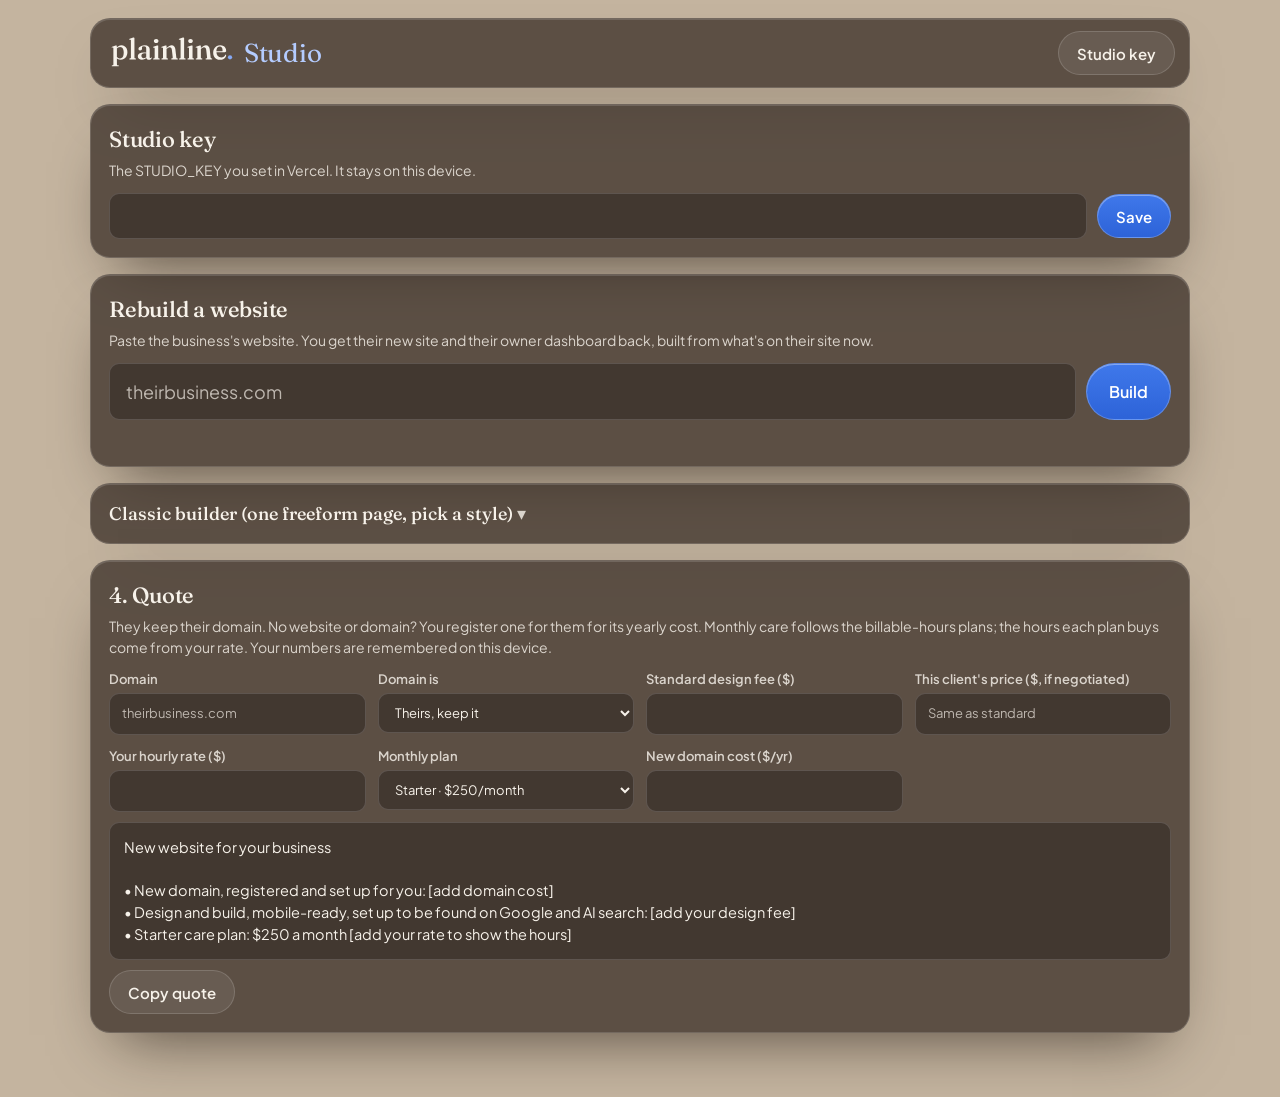
<file: studio.html>
<!doctype html>
<html lang="en">
<head>
<meta charset="utf-8">
<meta name="viewport" content="width=device-width,initial-scale=1,viewport-fit=cover">
<meta name="robots" content="noindex,nofollow">
<meta name="theme-color" content="#c4b49f" media="(prefers-color-scheme: light)">
<meta name="theme-color" content="#3a3029" media="(prefers-color-scheme: dark)">
<title>Plainline Studio</title>
<link rel="icon" href="/icons/favicon-32.png" sizes="32x32" type="image/png">
<link rel="icon" href="/icons/favicon.svg" type="image/svg+xml">
<link rel="apple-touch-icon" href="/icons/apple-touch-icon.png">
<link rel="stylesheet" href="/fonts/plainline.css">
<style>
/* Plainline theme (Ben, Nov 12): the Studio's own chrome uses the site's tokens (index.html): smoked glass cards on the wall,
   cream text, the blue main button. Private tool: Ben builds a client's new site from their URL. Client previews keep their own looks. */
:root{--g-room-mid:#c4b49f;--card:rgba(52,41,34,.72);--sunk:rgba(18,14,12,.34);--ink:#f7f2ea;--muted:rgba(247,242,234,.82);--line:rgba(255,255,255,.15);
  --accent:#2d63d8;--accent-hi:#3f78ea;--accent-ink:#fff;--link:#b4ccff;--accent-soft:rgba(20,40,90,.3);--on-ink:#2a211b;--warn:#f2bd72;--ok:#b7e6cf;
  --shadow:inset 0 1px 0 rgba(255,255,255,.14),0 30px 60px -28px rgba(20,12,6,.65);
  --f-display:"Fraunces", Georgia, "Times New Roman", serif;--f-body:"Plus Jakarta Sans", "Segoe UI", system-ui, sans-serif}
@media (prefers-color-scheme:dark){:root:not([data-theme="light"]){--g-room-mid:#3a3029;--card:rgba(22,18,16,.66);--sunk:rgba(8,6,5,.4);color-scheme:dark}}
:root[data-theme="dark"]{--g-room-mid:#3a3029;--card:rgba(22,18,16,.66);--sunk:rgba(8,6,5,.4);color-scheme:dark}
*{box-sizing:border-box}
body{margin:0;background:var(--g-room-mid);color:var(--ink);font:16px/1.5 var(--f-body);padding:18px max(16px,env(safe-area-inset-right,0px)) 48px max(16px,env(safe-area-inset-left,0px))}
.wrap{max-width:1100px;margin:0 auto}
h1,h2{font-family:var(--f-display);font-weight:500;letter-spacing:-.01em;margin:0}
header,.card{background:var(--card);border:1px solid var(--line);border-radius:20px;box-shadow:var(--shadow);margin-bottom:16px}
header{display:flex;justify-content:space-between;align-items:center;gap:12px;padding:12px 14px 12px 18px}
header h1{display:flex;align-items:center;gap:10px;font-size:26px;font-weight:400} header h1 img{display:block} header h1 span{color:var(--link)}
header .btn{white-space:nowrap}
@media (max-width:480px){header h1{font-size:22px} header h1 img{width:auto;height:32px}}
.card{padding:18px}
.card h2{font-size:22px;margin-bottom:4px}.card h2 small{font:600 13px var(--f-body);color:var(--muted);margin-left:6px}
.hint{color:var(--muted);font-size:14px;margin:0 0 12px}
.row{display:flex;gap:10px;flex-wrap:wrap;align-items:center}
.grid{display:grid;grid-template-columns:repeat(auto-fit,minmax(min(100%,220px),1fr));gap:12px}
label{display:flex;flex-direction:column;gap:4px;font-size:13px;font-weight:600;color:var(--muted)}
input,textarea,select{font:inherit;color:var(--ink);background:var(--sunk);border:1px solid var(--line);border-radius:10px;padding:10px 12px;font-weight:400;min-width:0;color-scheme:dark}
input::placeholder,textarea::placeholder{color:rgba(247,242,234,.68)}
select option{background:#342922;color:var(--ink)}
textarea{min-height:84px;resize:vertical}
.grow{flex:1 1 260px}
.btn{border:1px solid rgba(255,255,255,.22);background:linear-gradient(180deg,var(--accent-hi),var(--accent));color:var(--accent-ink);font:600 15px var(--f-body);border-radius:999px;padding:10px 18px;cursor:pointer;min-height:44px;box-shadow:inset 0 1px 0 rgba(255,255,255,.35)}
.btn.ghost{background:rgba(255,255,255,.08);color:var(--ink);border-color:var(--line);box-shadow:none}
.btn:disabled{opacity:.55;cursor:default}
:focus-visible{outline:2px solid var(--link);outline-offset:2px}
.msg{font-size:14px;min-height:1.4em;margin:8px 0 0}.msg.err{color:var(--warn)}.msg.ok{color:var(--ok)}
.styles{display:grid;grid-template-columns:repeat(auto-fill,minmax(150px,1fr));gap:8px}
.style{text-align:left;border:1px solid var(--line);background:var(--sunk);border-radius:10px;padding:10px;cursor:pointer;font:inherit;color:inherit}
.style b{display:block;font-size:14px}.style span{font-size:12px;color:var(--muted)}
.style[aria-pressed="true"]{border-color:var(--accent-hi);background:var(--accent-soft)}
.style.pick{box-shadow:0 0 0 2px var(--ok) inset}
.imgs{display:flex;gap:8px;flex-wrap:wrap}
.imgs label{flex-direction:row;align-items:center;gap:6px;border:1px solid var(--line);border-radius:10px;padding:4px 8px 4px 4px;font-weight:500}
.imgs img{width:56px;height:56px;object-fit:cover;border-radius:6px;background:var(--sunk)}
.stage{display:flex;justify-content:center;background:var(--sunk);border:1px solid var(--line);border-radius:20px;padding:12px;overflow:hidden}
iframe{border:0;background:#fff;border-radius:10px;height:760px;width:390px;max-width:100%;transition:width .25s}
.stage.desk iframe{width:100%}
.quote{white-space:pre-wrap;background:var(--sunk);border:1px solid var(--line);border-radius:10px;padding:14px;font-size:14.5px;margin:10px 0 0}
[hidden]{display:none!important}
.go{display:flex;gap:10px;flex-wrap:wrap}
.go input{flex:1 1 280px;font-size:18px;padding:14px 16px;min-height:52px}
.go .btn{min-height:52px;padding:12px 22px;font-size:16px}
.steps{display:flex;gap:8px;flex-wrap:wrap;margin:12px 0 0;padding:0;list-style:none}
.steps li{font-size:13px;padding:6px 10px;border-radius:999px;border:1px solid var(--line);color:var(--muted)}
.steps li.on{border-color:var(--accent-hi);color:var(--ink)}.steps li.done{background:var(--accent-soft);border-color:transparent;color:var(--ink)}
.tabs{display:flex;gap:6px;flex-wrap:wrap;margin:14px 0 10px}
.tabs .btn[aria-pressed="true"]{background:var(--ink);color:var(--on-ink);border-color:var(--ink)}
.todos{margin:10px 0 0;padding-left:20px;font-size:14px}.todos li{margin:2px 0}
details.card>summary{cursor:pointer;font:500 18px var(--f-display);list-style:none}
details.card>summary::-webkit-details-marker{display:none}
details.card>summary::after{content:" ▾";color:var(--muted)}details.card[open]>summary{margin-bottom:12px}
details.card[open]>summary::after{content:" ▴"}
.sub{border-top:1px solid var(--line);padding-top:14px;margin-top:14px}
.dec{display:grid;gap:4px;margin-top:6px}
.dec>section,.dec>details{border-top:1px solid var(--line);padding-top:14px;margin-top:10px}
.dec h3{font:500 17px var(--f-display);margin:0 0 4px}.dec h3 small{font:400 13px var(--f-body);margin-left:6px}
.pick{display:flex;gap:6px;flex-wrap:wrap;margin-top:8px}
.pick button{border:1px solid var(--line);background:var(--sunk);color:var(--ink);border-radius:999px;padding:8px 13px;font:600 14px var(--f-body);cursor:pointer;min-height:44px}
.pick button[aria-pressed="true"],.pick button[aria-checked="true"]{background:var(--ink);color:var(--on-ink);border-color:var(--ink)}
.q{display:grid;gap:6px;margin:0 0 14px}.q b{font-size:15px}
.q input{max-width:420px}
</style>
<script src="/studio-engine.js" defer></script>
</head>
<body>
<div class="wrap">
  <header><h1><img src="/icons/plainline-wordmark-dark.svg" alt="Plainline" width="125" height="40"> <span>Studio</span></h1><button class="btn ghost" id="keyBtn" type="button">Studio key</button></header>

  <section class="card" id="keyCard" hidden>
    <h2>Studio key</h2>
    <p class="hint">The STUDIO_KEY you set in Vercel. It stays on this device.</p>
    <div class="row"><input class="grow" id="keyIn" type="password" autocomplete="current-password" aria-label="Studio key"><button class="btn" id="keySave" type="button">Save</button></div>
  </section>

  <section class="card" aria-labelledby="go-h">
    <h2 id="go-h">Rebuild a website</h2>
    <p class="hint">Paste the business's website. You get their new site and their owner dashboard back, built from what's on their site now.</p>
    <form class="go" id="goForm"><input id="goUrl" type="text" inputmode="url" autocomplete="url" placeholder="theirbusiness.com" aria-label="Their website" required><button class="btn" id="goBtn" type="submit">Build</button></form>
    <ol class="steps" id="steps" hidden><li data-s="scan">Reading their site</li><li data-s="plan">Planning pages</li><li data-s="render">Building site + dashboard</li></ol>
    <p class="msg" id="goMsg" role="status"></p>
    <div id="out" hidden>
      <div class="tabs" role="group" aria-label="Preview">
        <button class="btn ghost" type="button" data-show="site" aria-pressed="true">Website</button>
        <button class="btn ghost" type="button" data-show="dashboard" aria-pressed="false">Owner dashboard</button>
        <span style="flex:1"></span>
        <button class="btn ghost" id="gPhone" type="button" aria-pressed="true">Phone</button>
        <button class="btn ghost" id="gDesk" type="button" aria-pressed="false">Desktop</button>
      </div>
      <div class="stage" id="gStage"><iframe id="gFrame" title="Preview" sandbox="allow-scripts allow-popups"></iframe></div>
      <div class="row" style="margin-top:12px"><button class="btn ghost" id="gOpen" type="button">Open full screen</button><button class="btn ghost" id="gDlSite" type="button">Download website</button><button class="btn ghost" id="gDlOwner" type="button">Download dashboard</button><button class="btn ghost" id="gCopy" type="button">Copy profile</button></div>
      <p class="hint" style="margin:8px 0 0">Downloads are <code>index.html</code> and <code>owner.html</code>. The website isn't connected yet (its form doesn't send), and the dashboard has no login, so neither goes on a live domain yet.</p>
      <div class="dec">
        <section id="qBox" hidden aria-labelledby="q-h">
          <h3 id="q-h">Questions from the planner</h3>
          <p class="hint">It couldn't tell these from their site. Answer what you know and skip the rest; answers rebuild the plan.</p>
          <div id="qs"></div>
          <button class="btn" id="qGo" type="button">Rebuild with answers</button>
        </section>
        <section id="fillBox" hidden aria-labelledby="f-h">
          <h3 id="f-h">Fill in the blanks</h3>
          <p class="hint" id="fillMsg"></p>
          <div class="grid" id="fills"></div>
          <ul class="todos" id="todos"></ul>
        </section>
        <section aria-labelledby="l-h">
          <h3 id="l-h">Look <small class="hint">optional · picked for you, change anything</small></h3>
          <div class="pick" role="radiogroup" aria-label="Look" id="lookPick"></div>
          <div class="pick" role="radiogroup" aria-label="Type" id="voicePick"></div>
          <div class="row" style="margin-top:10px"><label style="flex-direction:row;align-items:center;gap:8px">Accent color <input type="color" id="accentPick" style="padding:2px;width:52px;height:40px"></label><button class="btn ghost" id="lookReset" type="button">Back to the picks</button></div>
          <p class="hint" style="margin:12px 0 6px">Sections on the site</p>
          <div class="pick" id="secPick"></div>
        </section>
        <details><summary class="hint" style="cursor:pointer;margin:0">Notes for a rebuild (optional)</summary><textarea id="goNotes" style="width:100%;margin-top:8px" placeholder="e.g. split sports and portraits, push the booking button"></textarea><button class="btn ghost" id="goAgain" type="button" style="margin-top:8px">Rebuild with notes</button></details>
      </div>
    </div>
  </section>

  <details class="card" id="classic">
  <summary>Classic builder (one freeform page, pick a style)</summary>
  <section>
    <h2>1. The business</h2>
    <p class="hint">Paste their website and Scan, or fill in the details by hand if they don't have one.</p>
    <div class="row"><input class="grow" id="url" type="url" inputmode="url" placeholder="https://theirbusiness.com" aria-label="Their website"><button class="btn" id="scanBtn" type="button">Scan</button></div>
    <p class="msg" id="scanMsg" role="status"></p>
    <div class="grid" style="margin-top:10px">
      <label>Business name<input id="f-name"></label>
      <label>Type of business<input id="f-type" placeholder="e.g. barbershop, HVAC"></label>
      <label>City<input id="f-city"></label>
      <label>Phone<input id="f-phone" inputmode="tel"></label>
      <label>Email<input id="f-email" inputmode="email"></label>
      <label>Address<input id="f-address"></label>
    </div>
    <div class="grid" style="margin-top:12px">
      <label>Hours<textarea id="f-hours" placeholder="Mon-Fri 9-6, Sat 10-4"></textarea></label>
      <label>Services and prices<textarea id="f-services" placeholder="One per line. Prices only if the owner gave them."></textarea></label>
      <label>About them<textarea id="f-about"></textarea></label>
      <label>Notes for this build<textarea id="f-notes" placeholder="e.g. push the booking button, family owned since 1998"></textarea></label>
    </div>
    <div id="imgWrap" hidden style="margin-top:12px"><p class="hint" style="margin-bottom:6px">Photos from their site to use (untick any that aren't theirs):</p><div class="imgs" id="imgs"></div></div>
  </section>

  <section class="sub">
    <h2>2. Style <small>from the content team's style library</small></h2>
    <p class="hint">One style per site, built from the business's real things. Green outlines are the two that fit this kind of business.</p>
    <div class="styles" id="styles"></div>
  </section>

  <section class="sub">
    <h2>3. Build</h2>
    <div class="row"><button class="btn" id="buildBtn" type="button">Build the site</button><button class="btn ghost" id="phoneBtn" type="button" aria-pressed="true">Phone</button><button class="btn ghost" id="deskBtn" type="button" aria-pressed="false">Desktop</button>
      <button class="btn ghost" id="openBtn" type="button" disabled>Open full screen</button><button class="btn ghost" id="dlBtn" type="button" disabled>Download</button></div>
    <p class="msg" id="buildMsg" role="status"></p>
    <div class="stage" id="stage" hidden><iframe id="frame" title="Site preview" sandbox="allow-scripts allow-popups"></iframe></div>
  </section>
  </details>

  <section class="card">
    <h2>4. Quote</h2>
    <p class="hint">They keep their domain. No website or domain? You register one for them for its yearly cost. Monthly care follows the billable-hours plans; the hours each plan buys come from your rate. Your numbers are remembered on this device.</p>
    <div class="grid">
      <label>Domain<input id="q-domain" placeholder="theirbusiness.com"></label>
      <label>Domain is<select id="q-own"><option value="keep">Theirs, keep it</option><option value="new">New, we register it</option></select></label>
      <label>Standard design fee ($)<input id="q-setup" type="number" min="0" inputmode="decimal"></label>
      <label>This client's price ($, if negotiated)<input id="q-deal" type="number" min="0" inputmode="decimal" placeholder="Same as standard"></label>
      <label>Your hourly rate ($)<input id="q-rate" type="number" min="0" inputmode="decimal"></label>
      <label>Monthly plan<select id="q-plan"></select></label>
      <label>New domain cost ($/yr)<input id="q-dcost" type="number" min="0" inputmode="decimal"></label>
    </div>
    <div class="quote" id="quote"></div>
    <div class="row" style="margin-top:10px"><button class="btn ghost" id="copyQuote" type="button">Copy quote</button><span class="msg" id="quoteMsg" role="status"></span></div>
  </section>
</div>

<script>
const $ = s => document.querySelector(s);
const store = { get(k){ try { return localStorage.getItem("studio." + k) || ""; } catch { return ""; } }, set(k, v){ try { localStorage.setItem("studio." + k, v); } catch {} } };
const say = (el, t, cls) => { el.textContent = t; el.className = "msg " + (cls || ""); };
let STYLES = [], style = "", scan = null, html = "";

/* key */
const key = () => store.get("key");
$("#keyBtn").onclick = () => { $("#keyCard").hidden = !$("#keyCard").hidden; $("#keyIn").focus(); };
$("#keySave").onclick = () => { store.set("key", $("#keyIn").value.trim()); $("#keyCard").hidden = true; };
if (!key()) $("#keyCard").hidden = false;
async function call(path, payload) {
  const r = await fetch(path, { method: "POST", headers: { "content-type": "application/json", "x-studio-key": key() }, body: JSON.stringify(payload) });
  if (!r.ok) { let m = "Request failed (" + r.status + ")"; try { m = (await r.json()).error || m; } catch {} if (r.status === 401) $("#keyCard").hidden = false; throw new Error(m); }
  return r;
}

/* styles */
function renderStyles() {
  const type = ($("#f-type").value + " " + $("#f-name").value).toLowerCase();
  const words = type.split(/[^a-z]+/).filter(w => w.length > 3);
  const score = s => words.filter(w => s.fits.toLowerCase().includes(w.replace(/s$/, ""))).length;
  const picks = STYLES.map(s => [s.id, score(s)]).filter(x => x[1]).sort((a, b) => b[1] - a[1]).slice(0, 2).map(x => x[0]);
  $("#styles").innerHTML = STYLES.map(s => `<button type="button" class="style${picks.includes(s.id) ? " pick" : ""}" data-id="${s.id}" aria-pressed="${s.id === style}"><b>${s.name}</b><span>${s.fits}</span></button>`).join("");
}
$("#styles").onclick = e => { const b = e.target.closest(".style"); if (!b) return; style = style === b.dataset.id ? "" : b.dataset.id; renderStyles(); };
$("#f-type").addEventListener("input", renderStyles);
fetch("/studio-styles.json").then(r => r.json()).then(s => { STYLES = s; renderStyles(); }).catch(() => say($("#buildMsg"), "Couldn't load the style list. Reload the page.", "err"));

/* scan */
const first = a => (Array.isArray(a) ? a[0] : a) || "";
function fillFromScan(d) {
  const s = d.site, biz = [s, ...d.pages].flatMap(p => p.structured || []).find(x => /Business|Organization|Store|Restaurant|Salon|Service|Contractor|Shop/i.test(first(x["@type"]))) || {};
  const a = biz.address || {}, set = (id, v) => { if (v && !$(id).value) $(id).value = v; };
  set("#f-name", biz.name || s.siteName || s.title.split(/[|·–-]/)[0].trim());
  set("#f-phone", biz.telephone || s.phones[0]); set("#f-email", biz.email || s.emails[0]);
  set("#f-address", typeof a === "string" ? a : [a.streetAddress, a.addressLocality, a.addressRegion, a.postalCode].filter(Boolean).join(", "));
  set("#f-city", a.addressLocality); set("#f-hours", [].concat(biz.openingHours || []).join("\n"));
  set("#f-about", s.description);
  const imgs = [...new Map([s.logo && { src: s.logo, alt: "Logo" }, s.shareImage && { src: s.shareImage, alt: "Share image" }, ...s.images, ...d.pages.flatMap(p => p.images)].filter(Boolean).map(i => [i.src, i])).values()].slice(0, 24);
  $("#imgs").innerHTML = imgs.map((i, n) => `<label><input type="checkbox" checked data-src="${encodeURI(i.src)}" data-alt="${(i.alt || "").replace(/"/g, "&quot;")}"><img src="${encodeURI(i.src)}" alt="" loading="lazy" referrerpolicy="no-referrer">${n === 0 && i.alt === "Logo" ? "Logo" : ""}</label>`).join("");
  $("#imgWrap").hidden = !imgs.length;
  $("#q-domain").value = d.domain; $("#q-own").value = "keep"; quote(); renderStyles();
}
$("#scanBtn").onclick = async () => {
  const url = $("#url").value.trim(); if (!url) { $("#url").focus(); return say($("#scanMsg"), "Paste their web address first.", "err"); }
  $("#scanBtn").disabled = true; say($("#scanMsg"), "Reading their site…");
  try { scan = await (await call("/api/studio-scan", { url })).json(); fillFromScan(scan); say($("#scanMsg"), `Read ${1 + scan.pages.length} page${scan.pages.length ? "s" : ""} from ${scan.domain}. Check the details below.`, "ok"); }
  catch (e) { scan = null; say($("#scanMsg"), e.message + ". You can fill in the details by hand.", "err"); }
  finally { $("#scanBtn").disabled = false; }
};

/* build */
function payload() {
  const business = Object.fromEntries(["name", "type", "city", "phone", "email", "address", "hours", "services", "about"].map(k => [k, $("#f-" + k).value.trim()]).filter(x => x[1]));
  const photos = [...document.querySelectorAll("#imgs input:checked")].map(i => ({ src: decodeURI(i.dataset.src), alt: i.dataset.alt }));
  let s = null;
  if (scan) { s = JSON.parse(JSON.stringify(scan)); s.site.images = photos; s.pages.forEach(p => { p.images = []; }); if (!photos.some(p => p.src === s.site.logo)) s.site.logo = ""; }
  return { business, scan: s, style, notes: $("#f-notes").value.trim(), domain: $("#q-domain").value.trim() };
}
const extract = t => { const a = t.search(/<!doctype html/i), b = t.toLowerCase().lastIndexOf("</html>"); return a >= 0 ? t.slice(a, b > a ? b + 7 : undefined) : ""; };
// Grey boxes in the shape of a page, shown while the first build is still writing. Never replaces a finished build.
const SKELETON = '<!doctype html><meta charset="utf-8"><style>body{margin:0;padding:16px;background:#EDEFF1;font-family:system-ui,sans-serif}@media (prefers-color-scheme:dark){body{background:#0E1013}}.b{background:#CDD2D8;border-radius:8px;margin:12px 0}@media (prefers-color-scheme:dark){.b{background:#2A2F36}}.s{animation:p 1.4s ease-in-out infinite}@keyframes p{50%{opacity:.45}}@media (prefers-reduced-motion:reduce){.s{animation:none}}</style><div class="b s" style="height:44px;width:60%"></div><div class="b s" style="height:220px"></div><div class="b s" style="height:16px;width:90%"></div><div class="b s" style="height:16px;width:75%"></div><div class="b s" style="height:160px"></div>';
$("#buildBtn").onclick = async () => {
  if (!scan && !$("#f-name").value.trim()) return say($("#buildMsg"), "Scan a site or enter the business name first.", "err");
  $("#buildBtn").disabled = true; $("#dlBtn").disabled = $("#openBtn").disabled = true; say($("#buildMsg"), "Designing… this takes a minute or two.");
  if (!html) { $("#frame").srcdoc = SKELETON; $("#stage").hidden = false; }
  let text = "";
  try {
    const r = await call("/api/studio-build", payload()), reader = r.body.getReader(), dec = new TextDecoder();
    for (;;) { const { done, value } = await reader.read(); if (done) break; text += dec.decode(value, { stream: true }); say($("#buildMsg"), `Writing the site… ${Math.round(text.length / 1000)}k characters`); }
    const err = text.match(/<!--STUDIO_ERROR:([\s\S]*?)-->/);
    html = extract(text);
    if (!html) throw new Error(err ? err[1].trim() : "Claude didn't return a web page. Try again.");
    $("#frame").srcdoc = html; $("#stage").hidden = false; $("#dlBtn").disabled = $("#openBtn").disabled = false;
    const todos = (html.match(/class="todo"/g) || []).length;
    say($("#buildMsg"), (err ? "Partly built: " + err[1].trim() + ". " : "Done. ") + (todos ? `${todos} placeholder${todos > 1 ? "s" : ""} to fill before the owner sees it (highlighted).` : "No placeholders left."), err ? "err" : "ok");
  } catch (e) { say($("#buildMsg"), e.message, "err"); if (!html) $("#stage").hidden = true; }
  finally { $("#buildBtn").disabled = false; }
};
const view = desk => { $("#stage").classList.toggle("desk", desk); $("#deskBtn").setAttribute("aria-pressed", desk); $("#phoneBtn").setAttribute("aria-pressed", !desk); };
$("#phoneBtn").onclick = () => view(false); $("#deskBtn").onclick = () => view(true);
const file = () => new Blob([html], { type: "text/html" });
$("#openBtn").onclick = () => openSandboxed(html);
// Generated pages never run with the Studio's origin (that would expose the Studio key in localStorage):
// full screen is a blank tab holding the page in a sandboxed frame without same-origin.
function openSandboxed(page) {
  const w = window.open("", "_blank"); if (!w) return;
  w.opener = null;
  w.document.write('<!doctype html><meta charset="utf-8"><meta name="viewport" content="width=device-width,initial-scale=1"><title>Preview</title><style>html,body{margin:0;height:100%}iframe{border:0;width:100%;height:100%;display:block}</style><iframe sandbox="allow-scripts allow-popups" title="Preview"></iframe>');
  w.document.close();
  w.document.querySelector("iframe").srcdoc = page;
}
$("#dlBtn").onclick = () => { const a = Object.assign(document.createElement("a"), { href: URL.createObjectURL(file()), download: (($("#q-domain").value || $("#f-name").value || "site").replace(/[^a-z0-9.]+/gi, "-").toLowerCase()) + ".html" }); a.click(); };

/* quote */
// Billable-hours plans (Ben, Oct 17). Change the names or prices here.
const PLANS = [["Starter", 250], ["Growth", 500], ["Pro", 1000], ["Dedicated (full time)", 4500]];
$("#q-plan").innerHTML = PLANS.map(([n, p], i) => `<option value="${i}">${n} · $${p.toLocaleString("en-US")}/month</option>`).join("");
["setup", "rate", "plan", "dcost"].forEach(k => { const v = store.get("q." + k); if (v) $("#q-" + k).value = v; });
const money = n => "$" + (Math.round(n * 100) / 100).toLocaleString("en-US", { minimumFractionDigits: n % 1 ? 2 : 0 });
function quote() {
  ["setup", "rate", "plan", "dcost"].forEach(k => store.set("q." + k, $("#q-" + k).value));
  const name = $("#f-name").value.trim() || "your business", dom = $("#q-domain").value.trim(), isNew = $("#q-own").value === "new" || !dom;
  const setup = +$("#q-setup").value || 0, deal = $("#q-deal").value === "" ? setup : +$("#q-deal").value, rate = +$("#q-rate").value || 0, dcost = +$("#q-dcost").value || 0;
  const [plan, price] = PLANS[+$("#q-plan").value || 0], hrs = rate ? Math.round(price / rate * 2) / 2 : 0;
  const lines = [`New website for ${name}`, "",
    isNew ? `• New domain${dom ? " (" + dom + ")" : ""}, registered and set up for you: ${dcost ? money(dcost) + " a year" : "[add domain cost]"}` : `• Built to go live on your own domain, ${dom}. You keep it.`,
    `• Design and build, mobile-ready, set up to be found on Google and AI search: ${setup ? money(deal) + " one time" + (deal < setup ? ` (standard ${money(setup)}, ${money(setup - deal)} off)` : "") : "[add your design fee]"}`,
    `• ${plan} care plan: ${money(price)} a month${hrs ? `, up to ${hrs} hour${hrs === 1 ? "" : "s"} of updates, fixes and changes at ${money(rate)}/hour` : " [add your rate to show the hours]"}`];
  $("#quote").textContent = lines.join("\n");
}
document.querySelectorAll("#q-domain,#q-own,#q-setup,#q-deal,#q-rate,#q-plan,#q-dcost,#f-name").forEach(i => i.addEventListener("input", quote));
$("#copyQuote").onclick = () => navigator.clipboard.writeText($("#quote").textContent).then(() => say($("#quoteMsg"), "Copied.", "ok"), () => say($("#quoteMsg"), "Couldn't copy. Select the text instead.", "err"));
quote();

/* one-bar flow: URL -> scan -> profile -> engine renders the website and the owner dashboard */
let built = null, showing = "site";
const STEP = s => document.querySelectorAll("#steps li").forEach(li => { const order = ["scan", "plan", "render", "done"], i = order.indexOf(li.dataset.s), j = order.indexOf(s); li.className = i < j ? "done" : i === j ? "on" : ""; });
function showPreview(which, hash) {
  if (!built) return; showing = which;
  document.querySelectorAll("[data-show]").forEach(b => b.setAttribute("aria-pressed", b.dataset.show === which));
  const f = $("#gFrame"); f.srcdoc = which === "site" ? built.preview.site : built.preview.dashboard;
  if (hash) f.onload = () => { f.onload = null; f.contentWindow.postMessage({ plStudio: "go", hash }, "*"); };
}
window.addEventListener("message", e => { if (!built || e.source !== $("#gFrame").contentWindow || !e.data || e.data.plStudio !== "open") return; showPreview(e.data.page === "dashboard" ? "dashboard" : "site", typeof e.data.hash === "string" ? e.data.hash : ""); });
document.querySelectorAll("[data-show]").forEach(b => b.onclick = () => showPreview(b.dataset.show));
const gView = desk => { $("#gStage").classList.toggle("desk", desk); $("#gDesk").setAttribute("aria-pressed", desk); $("#gPhone").setAttribute("aria-pressed", !desk); };
$("#gPhone").onclick = () => gView(false); $("#gDesk").onclick = () => gView(true);
const save = (text, name) => { const a = Object.assign(document.createElement("a"), { href: URL.createObjectURL(new Blob([text], { type: "text/html" })), download: name }); a.click(); };
$("#gDlSite").onclick = () => built && save(built.files.site, "index.html");
$("#gDlOwner").onclick = () => built && save(built.files.dashboard, "owner.html");
$("#gOpen").onclick = () => built && openSandboxed(showing === "site" ? built.live.site : built.live.dashboard);
$("#gCopy").onclick = () => built && navigator.clipboard.writeText(JSON.stringify(built.profile, null, 1)).then(() => say($("#goMsg"), "Profile copied.", "ok"), () => say($("#goMsg"), "Couldn't copy.", "err"));

async function readProfile(r) {
  const text = await r.text(), last = text.trim().split("\n").pop();
  let d; try { d = JSON.parse(last); } catch { throw new Error("The planner stopped before it finished. Try again"); }
  if (d.error) throw new Error(d.error);
  return d.profile;
}
/* Ben's optional decisions on top of the planner's profile. The planner's profile stays untouched in `base`. */
let base = null, choice = null;
const answers = {};
const clone = o => JSON.parse(JSON.stringify(o));
const h = t => String(t == null ? "" : t).replace(/[&<>"']/g, c => ({ "&": "&amp;", "<": "&lt;", ">": "&gt;", '"': "&quot;", "'": "&#39;" }[c]));
const LOOK_NAMES = { studio: "Studio", grid: "Grid Light", backstage: "Backstage" }, VOICE_NAMES = { bold: "Bold type", clean: "Clean type", warm: "Warm type" };
const SEC = { business: "Business", hero: "Top of page", collections: "Sections", recent: "Recent work", proof: "Proof", about: "About", pricing: "Pricing", contact: "Contact", booking: "Booking", owner: "Dashboard" };
const FIELD = { startingAt: "starting price", line: "short line", kicker: "small label", title: "name", name: "name", label: "label", blurb: "intro", lede: "intro", paragraphs: "paragraph", hours: "hours", items: "item", steps: "step", intro: "intro", note: "note", text: "text", when: "date", address: "address", phone: "phone", serviceArea: "service area", tagline: "tagline", eyebrow: "small heading", lines: "headline", cta: "button", who: "who it's for", stages: "stage" };
// Each blank is keyed by a stable path: array entries that have an id are named "#id", so a fill
// stays on the same fact even if a rebuild reorders sections.
function blanks(p) {
  const out = [];
  (function walk(v, path, ctx, field) {
    if (typeof v === "string") { if (/^ADD:/i.test(v)) out.push({ key: JSON.stringify(path), what: v.replace(/^ADD:\s*/i, ""), where: ctx + (FIELD[field] ? " · " + FIELD[field] : "") }); return; }
    if (Array.isArray(v)) return v.forEach((x, i) => walk(x, path.concat(x && typeof x === "object" && x.id ? "#" + x.id : i), ctx, field));
    if (v && typeof v === "object") {
      if (v.hidden === true) return; // sections Ben switched off
      const name = v.name || v.title || v.label;
      for (const [k, x] of Object.entries(v)) {
        if (!path.length && (k === "todos" || k === "questions")) continue;
        const c = !path.length ? (SEC[k] || k) : name && typeof name === "string" && !/^ADD:/i.test(name) && !ctx.endsWith(name) ? ctx + " · " + name : ctx;
        walk(x, path.concat(k), c, k);
      }
    }
  })(p, [], "", "");
  return out;
}
const BAD = new Set(["__proto__", "constructor", "prototype"]);
function step(x, k) {
  if (x == null || BAD.has(String(k))) return undefined;
  if (Array.isArray(x) && typeof k === "string" && k[0] === "#") return x.find(e => e && e.id === k.slice(1));
  return x[k];
}
function getAt(o, path) { return path.reduce(step, o); }
function setAt(o, path, v) {
  const last = path[path.length - 1], parent = path.slice(0, -1).reduce(step, o);
  if (!parent || typeof parent !== "object" || BAD.has(String(last))) return;
  if (Array.isArray(parent) && typeof last === "string" && last[0] === "#") { const i = parent.findIndex(e => e && e.id === last.slice(1)); if (i >= 0) parent[i] = v; return; }
  parent[last] = v;
}
function freshChoice(p, keep) {
  const c = { look: p.look, voice: p.voice, accent: p.accent, hide: new Set(), show: Object.assign({}, p.show), fills: {}, touched: {} };
  if (keep) { // a rebuild keeps what Ben already chose
    if (keep.touched.look) { c.look = keep.look; c.touched.look = 1; }
    if (keep.touched.voice) { c.voice = keep.voice; c.touched.voice = 1; }
    if (keep.touched.accent) { c.accent = keep.accent; c.touched.accent = 1; }
    keep.hide.forEach(id => { if (p.collections.some(x => x.id === id)) c.hide.add(id); });
    Object.assign(c.show, keep.show);
    for (const [k, v] of Object.entries(keep.fills)) if (/^ADD:/i.test(String(getAt(p, JSON.parse(k)) || ""))) c.fills[k] = v;
  }
  return c;
}
function derive() {
  const p = clone(base);
  p.look = choice.look; p.voice = choice.voice; p.accent = choice.accent;
  p.collections.forEach(c => { c.hidden = choice.hide.has(c.id); });
  p.show = Object.assign({}, choice.show);
  for (const [k, v] of Object.entries(choice.fills)) if (v.trim()) setAt(p, JSON.parse(k), v.trim());
  return p;
}
function rerender() {
  const E = window.StudioEngine, p = derive();
  built = { profile: E.sanitize(p), preview: E.render(p, { preview: true }), live: E.render(p, {}) };
  const f = E.render(p, { dashboardHref: "owner.html", siteHref: "index.html" }); built.files = { site: f.site, dashboard: f.dashboard };
  delete built.profile._tokens; delete built.profile._slug;
  showPreview(showing);
  const left = blanks(p).length + base.todos.length;
  $("#fillMsg").textContent = left ? `${left} thing${left > 1 ? "s" : ""} to fill before the owner sees it. They show yellow on the site; type the real fact and the preview updates.` : "Nothing left to fill.";
}
let rerenderTimer = 0;
const soon = () => { clearTimeout(rerenderTimer); rerenderTimer = setTimeout(rerender, 300); };
function drawDecisions() {
  const p = base;
  // questions
  $("#qBox").hidden = !p.questions.length;
  $("#qs").innerHTML = p.questions.map((q, n) => { const a = answers[q.question] || ""; return `<div class="q"><b>${h(q.question)}</b>${q.options.length ? `<div class="pick" role="radiogroup" aria-label="${h(q.question)}">${q.options.map((o, k) => `<button type="button" role="radio" data-q="${n}" data-a="${k}" aria-checked="${a === o}">${h(o)}</button>`).join("")}</div>` : ""}<input data-qi="${n}" placeholder="${q.options.length ? "Or type an answer" : "Your answer"}" value="${h(q.options.includes(a) ? "" : a)}" aria-label="Answer: ${h(q.question)}"></div>`; }).join("");
  // blanks
  const list = blanks(p);
  $("#fillBox").hidden = !list.length && !p.todos.length;
  $("#fills").innerHTML = list.map((b, i) => `<label>${h(b.where)}<input data-fill="${h(b.key)}" placeholder="${h(b.what)}" value="${h(choice.fills[b.key] || "")}"></label>`).join("");
  $("#todos").innerHTML = p.todos.map(t => `<li>${h(t)}</li>`).join("");
  // look
  const pill = (attr, val, label, on) => `<button type="button" role="radio" ${attr}="${h(val)}" aria-checked="${on}">${h(label)}</button>`;
  $("#lookPick").innerHTML = window.StudioEngine.LOOKS.map(k => pill("data-look", k, (LOOK_NAMES[k] || k) + (k === p.look ? " · pick" : ""), choice.look === k)).join("");
  $("#voicePick").innerHTML = window.StudioEngine.VOICES.map(k => pill("data-voice", k, (VOICE_NAMES[k] || k) + (k === p.voice ? " · pick" : ""), choice.voice === k)).join("");
  $("#accentPick").value = /^#[0-9a-f]{6}$/i.test(choice.accent) ? choice.accent : "#c8202b";
  const secs = [...p.collections.map(c => ["col:" + c.id, c.title, !choice.hide.has(c.id)]),
    ...(p.recent.photos.length ? [["show:recent", p.recent.title, choice.show.recent]] : []), ...(p.proof.items.length ? [["show:proof", p.proof.title, choice.show.proof]] : []),
    ...(p.about.paragraphs.length ? [["show:about", "About", choice.show.about]] : []), ...(p.pricing.lanes.length ? [["show:pricing", "Pricing", choice.show.pricing]] : []), ["show:visit", "Hours & location", choice.show.visit]];
  $("#secPick").innerHTML = secs.map(([k, l, on]) => `<button type="button" data-sec="${h(k)}" aria-pressed="${!!on}">${h(l)}</button>`).join("");
}
document.addEventListener("click", e => {
  const t = e.target.closest("button"); if (!t || !base) return;
  const d = t.dataset;
  if (d.q !== undefined) { const q = base.questions[+d.q], o = q && q.options[+d.a]; if (!q) return; answers[q.question] = answers[q.question] === o ? "" : o; redraw(t); return; }
  if (d.look) { choice.look = d.look; choice.touched.look = 1; redraw(t); rerender(); return; }
  if (d.voice) { choice.voice = d.voice; choice.touched.voice = 1; redraw(t); rerender(); return; }
  if (d.sec) { const [kind, id] = d.sec.split(/:(.*)/s);
    if (kind === "col") { if (choice.hide.has(id)) choice.hide.delete(id); else if (base.collections.length - choice.hide.size > 1) choice.hide.add(id); else return say($("#goMsg"), "Keep at least one section.", "err"); }
    else choice.show[id] = !choice.show[id];
    redraw(t); rerender(); }
});
// Redraw the panel but keep keyboard focus on the button that was pressed.
function redraw(btn) {
  const keys = ["look", "voice", "sec", "q", "a"].filter(k => btn.dataset[k] !== undefined);
  const sel = keys.map(k => `[data-${k}="${CSS.escape(btn.dataset[k])}"]`).join("");
  drawDecisions();
  const again = sel && document.querySelector(".dec " + sel); if (again) again.focus();
}
document.addEventListener("input", e => {
  const t = e.target; if (!base) return;
  if (t.dataset.fill !== undefined) { choice.fills[t.dataset.fill] = t.value.slice(0, 300); soon(); }
  else if (t.dataset.qi !== undefined) { const q = base.questions[+t.dataset.qi]; if (q) answers[q.question] = t.value.slice(0, 300); }
  else if (t.id === "accentPick") { choice.accent = t.value.toUpperCase(); choice.touched.accent = 1; soon(); }
});
$("#lookReset").onclick = () => { if (!base) return; const keepFills = choice.fills; choice = freshChoice(base); choice.fills = keepFills; drawDecisions(); rerender(); };

async function build(notes, withAnswers) {
  const url = $("#goUrl").value.trim(); if (!url) { $("#goUrl").focus(); return; }
  if (!window.StudioEngine) return say($("#goMsg"), "The builder didn't load. Reload the page.", "err");
  [$("#goBtn"), $("#goAgain"), $("#qGo")].forEach(b => b.disabled = true); $("#steps").hidden = false;
  try {
    STEP("scan"); say($("#goMsg"), "Reading their site…");
    if (!scan || $("#url").value.trim() !== url) { scan = await (await call("/api/studio-scan", { url })).json(); $("#url").value = url; fillFromScan(scan); }
    STEP("plan"); say($("#goMsg"), `Read ${1 + scan.pages.length} page${scan.pages.length ? "s" : ""} from ${scan.domain}. Planning their pages… about a minute.`);
    const ans = withAnswers ? Object.entries(answers).map(([question, answer]) => ({ question, answer: String(answer || "").trim() })).filter(a => a.answer).slice(-8) : [];
    const profile = await readProfile(await call("/api/studio-profile", { scan, notes: notes || "", answers: ans }));
    STEP("render");
    const keep = choice; base = profile; choice = freshChoice(profile, keep);
    if (!withAnswers) Object.keys(answers).forEach(k => delete answers[k]);
    drawDecisions(); rerender();
    $("#out").hidden = false; showPreview("site"); STEP("done");
    say($("#goMsg"), `Done: ${profile.business.name}. Built from ${scan.domain}.` + (profile.questions.length ? ` The planner has ${profile.questions.length} question${profile.questions.length > 1 ? "s" : ""} for you below.` : ""), "ok");
  } catch (e) { say($("#goMsg"), e.message, "err"); }
  finally { [$("#goBtn"), $("#goAgain"), $("#qGo")].forEach(b => b.disabled = false); }
}
$("#goForm").onsubmit = e => { e.preventDefault(); scan = null; base = null; choice = null; build(); };
$("#goAgain").onclick = () => build($("#goNotes").value.trim(), true);
$("#qGo").onclick = () => { if (!base || !base.questions.some(q => (answers[q.question] || "").trim())) return say($("#goMsg"), "Answer at least one question first.", "err"); build($("#goNotes").value.trim(), true); };
</script>
</body>
</html>
</file>
<file: fonts/plainline.css>
@font-face {
  font-family: 'Fraunces';
  font-style: normal;
  font-weight: 400;
  font-display: swap;
  src: url(fraunces-8f90dc37.woff2) format('woff2');
  unicode-range: U+0000-00FF, U+0131, U+0152-0153, U+02BB-02BC, U+02C6, U+02DA, U+02DC, U+0304, U+0308, U+0329, U+2000-206F, U+20AC, U+2122, U+2191, U+2193, U+2212, U+2215, U+FEFF, U+FFFD;
}
@font-face {
  font-family: 'Fraunces';
  font-style: normal;
  font-weight: 500;
  font-display: swap;
  src: url(fraunces-8f90dc37.woff2) format('woff2');
  unicode-range: U+0000-00FF, U+0131, U+0152-0153, U+02BB-02BC, U+02C6, U+02DA, U+02DC, U+0304, U+0308, U+0329, U+2000-206F, U+20AC, U+2122, U+2191, U+2193, U+2212, U+2215, U+FEFF, U+FFFD;
}
@font-face {
  font-family: 'Fraunces';
  font-style: normal;
  font-weight: 600;
  font-display: swap;
  src: url(fraunces-8f90dc37.woff2) format('woff2');
  unicode-range: U+0000-00FF, U+0131, U+0152-0153, U+02BB-02BC, U+02C6, U+02DA, U+02DC, U+0304, U+0308, U+0329, U+2000-206F, U+20AC, U+2122, U+2191, U+2193, U+2212, U+2215, U+FEFF, U+FFFD;
}
@font-face {
  font-family: 'IBM Plex Mono';
  font-style: normal;
  font-weight: 400;
  font-display: swap;
  src: url(ibm-plex-mono-e2661bcc.woff2) format('woff2');
  unicode-range: U+0000-00FF, U+0131, U+0152-0153, U+02BB-02BC, U+02C6, U+02DA, U+02DC, U+0304, U+0308, U+0329, U+2000-206F, U+20AC, U+2122, U+2191, U+2193, U+2212, U+2215, U+FEFF, U+FFFD;
}
@font-face {
  font-family: 'IBM Plex Mono';
  font-style: normal;
  font-weight: 500;
  font-display: swap;
  src: url(ibm-plex-mono-0bc96cd0.woff2) format('woff2');
  unicode-range: U+0000-00FF, U+0131, U+0152-0153, U+02BB-02BC, U+02C6, U+02DA, U+02DC, U+0304, U+0308, U+0329, U+2000-206F, U+20AC, U+2122, U+2191, U+2193, U+2212, U+2215, U+FEFF, U+FFFD;
}
@font-face {
  font-family: 'Plus Jakarta Sans';
  font-style: normal;
  font-weight: 400;
  font-display: swap;
  src: url(plus-jakarta-sans-d4d84dd1.woff2) format('woff2');
  unicode-range: U+0000-00FF, U+0131, U+0152-0153, U+02BB-02BC, U+02C6, U+02DA, U+02DC, U+0304, U+0308, U+0329, U+2000-206F, U+20AC, U+2122, U+2191, U+2193, U+2212, U+2215, U+FEFF, U+FFFD;
}
@font-face {
  font-family: 'Plus Jakarta Sans';
  font-style: normal;
  font-weight: 500;
  font-display: swap;
  src: url(plus-jakarta-sans-d4d84dd1.woff2) format('woff2');
  unicode-range: U+0000-00FF, U+0131, U+0152-0153, U+02BB-02BC, U+02C6, U+02DA, U+02DC, U+0304, U+0308, U+0329, U+2000-206F, U+20AC, U+2122, U+2191, U+2193, U+2212, U+2215, U+FEFF, U+FFFD;
}
@font-face {
  font-family: 'Plus Jakarta Sans';
  font-style: normal;
  font-weight: 600;
  font-display: swap;
  src: url(plus-jakarta-sans-d4d84dd1.woff2) format('woff2');
  unicode-range: U+0000-00FF, U+0131, U+0152-0153, U+02BB-02BC, U+02C6, U+02DA, U+02DC, U+0304, U+0308, U+0329, U+2000-206F, U+20AC, U+2122, U+2191, U+2193, U+2212, U+2215, U+FEFF, U+FFFD;
}
@font-face {
  font-family: 'Plus Jakarta Sans';
  font-style: normal;
  font-weight: 700;
  font-display: swap;
  src: url(plus-jakarta-sans-d4d84dd1.woff2) format('woff2');
  unicode-range: U+0000-00FF, U+0131, U+0152-0153, U+02BB-02BC, U+02C6, U+02DA, U+02DC, U+0304, U+0308, U+0329, U+2000-206F, U+20AC, U+2122, U+2191, U+2193, U+2212, U+2215, U+FEFF, U+FFFD;
}
@font-face {
  font-family: 'Plus Jakarta Sans';
  font-style: normal;
  font-weight: 800;
  font-display: swap;
  src: url(plus-jakarta-sans-d4d84dd1.woff2) format('woff2');
  unicode-range: U+0000-00FF, U+0131, U+0152-0153, U+02BB-02BC, U+02C6, U+02DA, U+02DC, U+0304, U+0308, U+0329, U+2000-206F, U+20AC, U+2122, U+2191, U+2193, U+2212, U+2215, U+FEFF, U+FFFD;
}
</file>
